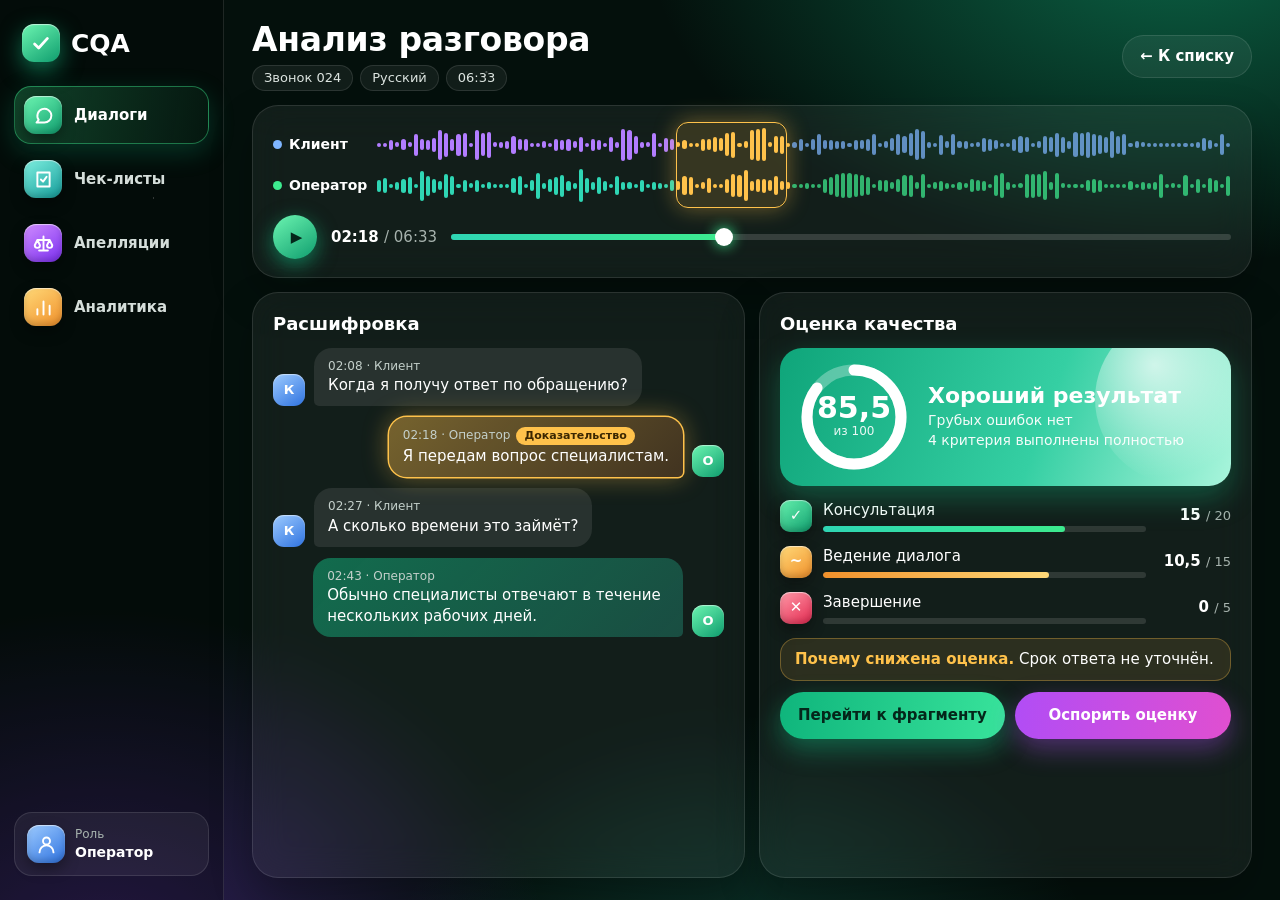
<file: design/CQA_design.html>
<!doctype html>
<!-- CQA: макет дизайна для разработчиков. Статичная страница: сервера и ИИ нет, все данные условные.
     Экраны: #dialogs, #analysis, #checklists, #appeals, #analytics. Рабочая ширина: 1440 x 900. -->
<html lang="ru"><head><meta charset="utf-8"><title>CQA: примеры дизайна</title>
<style>
:root{--text:#fff;--muted:#A7B3AE;--green:#3DEB8F;--green2:#12B981;--teal:#2FD6B4;--mint:#A9F5DC;--purple:#A855F7;--pink:#E04FD0;--amber:#FFC24B;--red:#FF5470;--blue:#5AA9FF;--glass:rgba(255,255,255,.06);--edge:rgba(255,255,255,.11)}
*{box-sizing:border-box;margin:0}html,body{height:100%}
body{color:var(--text);font:15px/1.4 "Segoe UI",system-ui,sans-serif;display:flex;overflow:hidden;background:
radial-gradient(1px 1px at 12% 22%,#fff8,transparent),radial-gradient(1.5px 1.5px at 38% 8%,#fff6,transparent),radial-gradient(1px 1px at 63% 18%,#fff7,transparent),radial-gradient(1.5px 1.5px at 88% 40%,#fff5,transparent),radial-gradient(1px 1px at 72% 82%,#fff6,transparent),radial-gradient(1.5px 1.5px at 30% 90%,#fff5,transparent),
radial-gradient(760px 480px at 92% -8%,rgba(18,185,129,.5),transparent 70%),radial-gradient(640px 520px at 8% 108%,rgba(139,62,247,.34),transparent 70%),radial-gradient(520px 420px at 58% 112%,rgba(47,214,180,.2),transparent 70%),#04100C}
.side{width:224px;flex:none;padding:24px 14px;display:flex;flex-direction:column;background:rgba(0,0,0,.28);border-right:1px solid var(--edge)}
.logo{display:flex;align-items:center;gap:11px;font-size:25px;font-weight:800;padding:0 8px 24px}
.logo i{width:38px;height:38px;border-radius:12px;background:linear-gradient(145deg,#6CF5B1,#0F9D6E);box-shadow:0 8px 22px rgba(18,185,129,.55),inset 0 1px 1px #fff9;display:flex;align-items:center;justify-content:center}
.nav a{display:flex;gap:12px;align-items:center;padding:9px;border-radius:17px;color:#D5DEDA;font-weight:600;margin-bottom:6px;border:1px solid transparent}
.nav a.on{background:linear-gradient(100deg,rgba(61,235,143,.24),rgba(61,235,143,.05));border-color:rgba(61,235,143,.42);color:#fff;box-shadow:0 8px 26px rgba(18,185,129,.24)}
.tile3d{width:38px;height:38px;flex:none;border-radius:12px;display:flex;align-items:center;justify-content:center;box-shadow:0 6px 14px rgba(0,0,0,.35),inset 0 1px 1px rgba(255,255,255,.6),inset 0 -3px 6px rgba(0,0,0,.18)}
.tile3d svg{width:21px;height:21px}
.g{background:linear-gradient(145deg,#6CF5B1,#0F9D6E)}.t{background:linear-gradient(145deg,#7FF0E0,#149C9A)}.p{background:linear-gradient(145deg,#D08CFF,#7B2FF0)}.a{background:linear-gradient(145deg,#FFD978,#F0902B)}.r{background:linear-gradient(145deg,#FF9AA8,#E32950)}.b{background:linear-gradient(145deg,#9DCBFF,#2F73E0)}
.role{margin-top:auto;padding:12px;border-radius:18px;background:var(--glass);border:1px solid var(--edge);display:flex;align-items:center;gap:10px;font-size:12px;color:var(--muted)}
.role b{display:block;color:#fff;font-size:14px}
.main{flex:1;min-width:0;padding:22px 28px;display:flex;flex-direction:column;gap:14px}
.top{display:flex;justify-content:space-between;align-items:center;gap:20px}
h1{font-size:33px;font-weight:800;line-height:1.1;letter-spacing:-.3px}
.chips{display:flex;gap:7px;margin-top:7px}
.chip{padding:3px 11px;border-radius:99px;background:var(--glass);border:1px solid var(--edge);font-size:13px;color:#DDE5E1}
.pill{display:inline-flex;align-items:center;gap:7px;padding:10px 17px;border-radius:99px;font-weight:700;white-space:nowrap;background:var(--glass);border:1px solid var(--edge)}
.grad{background:linear-gradient(95deg,#B14DF5,#E04FD0);border:0;box-shadow:0 8px 24px rgba(177,77,245,.45)}
.card{background:var(--glass);border:1px solid var(--edge);border-radius:26px;padding:18px 20px;backdrop-filter:blur(18px);box-shadow:0 18px 40px rgba(0,0,0,.25)}
.card h2{font-size:18px;font-weight:700;margin-bottom:11px}
.btn{display:flex;align-items:center;justify-content:center;gap:8px;padding:13px 18px;border-radius:99px;font-weight:700;white-space:nowrap;flex:1}
.go{background:linear-gradient(95deg,#0FB57C,#38E39B);color:#04261A;box-shadow:0 10px 26px rgba(18,185,129,.45)}
.dis{background:linear-gradient(95deg,#B14DF5,#E04FD0);box-shadow:0 10px 26px rgba(177,77,245,.38)}
/* Плеер */
.pw{position:relative}
.track{display:grid;grid-template-columns:96px 1fr;align-items:center;gap:8px;font-weight:700;font-size:14px;height:41px}
.who{display:flex;align-items:center;gap:7px}.dot{width:9px;height:9px;border-radius:50%}
.wave{height:39px;display:flex;align-items:center;gap:2px;overflow:hidden}.wave i{flex:1;border-radius:3px;min-width:1px}
.frag{position:absolute;top:-2px;bottom:-2px;left:calc(104px + (100% - 104px)*.35);width:calc((100% - 104px)*.13);background:rgba(255,194,75,.15);border:1.5px solid var(--amber);border-radius:12px;box-shadow:0 0 22px rgba(255,194,75,.4)}
.ctl{display:flex;align-items:center;gap:14px;margin-top:9px}
.play{width:44px;height:44px;border-radius:50%;background:linear-gradient(145deg,#6CF5B1,#0F9D6E);display:flex;align-items:center;justify-content:center;padding-left:3px;color:#04261A;font-size:15px;box-shadow:0 6px 20px rgba(18,185,129,.6)}
.prog{flex:1;height:6px;border-radius:9px;background:rgba(255,255,255,.15);position:relative}
.prog b{position:absolute;inset:0 65% 0 0;background:linear-gradient(90deg,#2FD6B4,#3DEB8F);border-radius:9px}
.prog u{position:absolute;left:35%;top:-6px;width:18px;height:18px;border-radius:50%;background:#fff;margin-left:-9px;box-shadow:0 0 14px var(--green)}
/* Чат */
.cols{display:grid;grid-template-columns:1fr 1fr;gap:14px;flex:1;min-height:0}
.msg{display:flex;gap:9px;margin-bottom:11px;align-items:flex-end}
.msg.me{flex-direction:row-reverse}
.av{width:32px;height:32px;flex:none;border-radius:11px;display:flex;align-items:center;justify-content:center;font-weight:800;font-size:13px;color:#fff;box-shadow:inset 0 1px 1px #fff8}
.bub{padding:10px 14px;border-radius:18px 18px 18px 5px;background:rgba(255,255,255,.09);max-width:82%}
.msg.me .bub{border-radius:18px 18px 5px 18px;background:linear-gradient(135deg,rgba(18,185,129,.5),rgba(47,214,180,.26))}
.bub small{display:block;font-size:12px;color:#C4D0CB;margin-bottom:1px}
.msg.hl .bub{background:linear-gradient(135deg,rgba(255,194,75,.42),rgba(255,140,60,.2));box-shadow:0 0 0 1.5px var(--amber),0 0 26px rgba(255,194,75,.4)}
.ev{display:inline-block;font-size:11px;font-weight:800;color:#3A2600;background:var(--amber);padding:1px 8px;border-radius:99px;margin-left:6px}
/* Счёт */
.hero{border-radius:22px;padding:15px 20px;display:flex;align-items:center;gap:20px;background:linear-gradient(110deg,#0FA57A,#35CFA3 58%,#A9F5DC);position:relative;overflow:hidden;box-shadow:0 12px 30px rgba(18,185,129,.35)}
.hero::after{content:"";position:absolute;right:-34px;top:-34px;width:170px;height:170px;border-radius:50%;background:radial-gradient(circle at 35% 30%,#ffffffb0,#ffffff18 60%,transparent 70%)}
.ring{position:relative;width:108px;height:108px;flex:none}.ring svg{transform:rotate(-90deg)}
.ring div{position:absolute;inset:0;display:flex;flex-direction:column;align-items:center;justify-content:center}
.ring b{font-size:30px;line-height:1;font-weight:800}.ring span{font-size:12px;opacity:.9}
.hero h3{font-size:22px;font-weight:800;line-height:1.15}.hero p{opacity:.95;font-size:14px;margin-top:3px}
.crit{display:grid;grid-template-columns:32px 1fr 74px;gap:11px;align-items:center;padding:7px 0}
.crit .tile3d{width:32px;height:32px;border-radius:10px;font-weight:800;color:#fff;font-size:15px}
.line{height:6px;background:rgba(255,255,255,.12);border-radius:9px;margin-top:5px;overflow:hidden}.line i{display:block;height:100%;border-radius:9px}
.pts{font-weight:800;text-align:right}.pts span{color:var(--muted);font-weight:500;font-size:13px}
.why{padding:10px 14px;border-radius:16px;background:rgba(255,194,75,.11);border:1px solid rgba(255,194,75,.32);margin:7px 0 11px}.why b{color:var(--amber)}
.acts{display:flex;gap:10px}
/* Диалоги */
.banner{border-radius:26px;padding:21px 28px;background:linear-gradient(105deg,#0E9F76,#3DD3A8 62%,#B4F6E0);display:flex;justify-content:space-between;align-items:center;position:relative;overflow:hidden;box-shadow:0 16px 38px rgba(18,185,129,.35)}
.banner h2{font-size:27px;font-weight:800;margin-bottom:3px}.banner .cta{padding:11px 22px;border-radius:99px;background:#fff;color:#0B7A5A;font-weight:800;display:inline-block;margin-top:10px}
.art{position:absolute;right:30px;top:-6px}
.tiles{display:grid;grid-template-columns:repeat(4,1fr);gap:12px}
.st{display:flex;align-items:center;gap:14px;padding:15px 17px}.st b{font-size:27px;display:block;line-height:1.05;font-weight:800}.st span{color:var(--muted);font-size:13px}.st .tile3d{width:46px;height:46px;border-radius:15px}.st .tile3d svg{width:25px;height:25px}
.bar{display:flex;gap:8px;align-items:center;margin-bottom:9px}
.f{padding:8px 15px;border-radius:99px;background:var(--glass);border:1px solid var(--edge);font-weight:600;font-size:14px}
.row{display:grid;grid-template-columns:44px 1.5fr .5fr .55fr 1.05fr .85fr .8fr;gap:10px;align-items:center;padding:7px 12px;border-radius:17px;margin-bottom:4px;background:rgba(255,255,255,.035)}
.row.head{background:none;color:var(--muted);font-size:13px;padding-block:1px}
.row.alert{background:linear-gradient(90deg,rgba(255,84,112,.2),rgba(255,84,112,.03));box-shadow:inset 0 0 0 1px rgba(255,84,112,.35)}
.row .tile3d{width:36px;height:36px;border-radius:11px}.row .tile3d svg{width:20px;height:20px}
.tag{display:inline-block;padding:3px 12px;border-radius:99px;font-size:13px;font-weight:700;background:rgba(61,235,143,.17);color:var(--green)}
.tag.w{background:rgba(255,194,75,.18);color:var(--amber)}.tag.x{background:linear-gradient(95deg,#FF5470,#FF2D6B);color:#fff;box-shadow:0 4px 14px rgba(255,84,112,.5)}
.sc{display:flex;align-items:center;gap:8px;font-weight:800}.sc i{width:44px;height:6px;border-radius:9px;background:rgba(255,255,255,.12);overflow:hidden;display:block}.sc i u{display:block;height:100%;border-radius:9px}
/* Апелляции */
.ap{display:grid;grid-template-columns:304px 1fr;gap:14px;flex:1;min-height:0}
.item{padding:12px 13px;border-radius:18px;margin-bottom:7px;display:flex;gap:11px;align-items:center}
.item.on{background:linear-gradient(100deg,rgba(168,85,247,.28),rgba(224,79,208,.08));box-shadow:inset 0 0 0 1.5px rgba(200,120,255,.65)}
.item small{color:var(--muted);display:block}
.flow{display:grid;grid-template-columns:1fr 32px 1fr;align-items:center;gap:8px;margin-bottom:11px}
.fbox{border-radius:18px;padding:12px 16px;background:rgba(255,255,255,.07)}.fbox span{font-size:13px;color:#D5DEDA;display:block}.fbox b{font-size:25px;font-weight:800}
.fbox.new{background:linear-gradient(110deg,#0FA57A,#35CFA3);box-shadow:0 10px 24px rgba(18,185,129,.35)}
.cmt{border-radius:16px;padding:10px 14px;margin-bottom:10px;background:linear-gradient(100deg,rgba(168,85,247,.2),rgba(224,79,208,.06));border:1px solid rgba(200,120,255,.32)}
.seg{display:flex;background:rgba(255,255,255,.08);border-radius:99px;padding:4px;margin-bottom:9px;width:330px}.seg b{flex:1;text-align:center;padding:8px;border-radius:99px}.seg b.on{background:linear-gradient(95deg,#0FB57C,#38E39B);color:#04261A}
.ta{background:rgba(255,255,255,.07);border-radius:16px;padding:10px 14px;color:#C4D0CB;margin-bottom:10px}
a{color:inherit;text-decoration:none}.row:not(.head){cursor:pointer}
/* Чек-листы */
.cl{display:grid;grid-template-columns:270px 1fr;gap:14px;flex:1;min-height:0}
.cr{display:grid;grid-template-columns:32px 1.6fr .75fr .45fr .4fr;gap:10px;align-items:center;padding:6px 12px;border-radius:15px;margin-bottom:4px;background:rgba(255,255,255,.035)}
.cr.head{background:none;color:var(--muted);font-size:13px;padding-block:0}
.cr .tile3d{width:30px;height:30px;border-radius:10px;font-weight:800}
.cr.open{background:linear-gradient(100deg,rgba(61,235,143,.16),rgba(61,235,143,.03));box-shadow:inset 0 0 0 1px rgba(61,235,143,.42)}
.steps{display:flex;gap:7px;margin:3px 0 7px 54px}.steps span{padding:4px 12px;border-radius:99px;background:rgba(255,255,255,.08);font-size:13px;font-weight:600}
/* Аналитика */
.an{display:grid;grid-template-columns:1.15fr 1fr;gap:14px;flex:1;min-height:0}
.bg{display:grid;grid-template-columns:230px 1fr 62px;gap:12px;align-items:center;padding:7px 0}
.bg .line{height:12px;margin:0}.bg b{text-align:right}
.lang{display:grid;grid-template-columns:repeat(3,1fr);gap:9px}.lang div{border-radius:18px;padding:13px;text-align:center;box-shadow:inset 0 1px 1px #fff6}.lang b{display:block;font-size:26px;font-weight:800}.lang span{font-size:13px}
</style></head><body>
<aside class="side"><div class="logo"><i><svg width="22" height="22" viewBox="0 0 24 24" fill="none" stroke="#fff" stroke-width="3" stroke-linecap="round" stroke-linejoin="round"><path d="M5 13l4.5 4.5L19 7"/></svg></i>CQA</div><nav class="nav" id="nav"></nav><div class="role" id="role"></div></aside>
<main class="main" id="m"></main>
<script>
var s=location.hash.slice(1)||'analysis';
function svg(d,c){return '<svg viewBox="0 0 24 24" fill="none" stroke="'+(c||'#fff')+'" stroke-width="2.2" stroke-linecap="round" stroke-linejoin="round"><path d="'+d+'"/></svg>'}
var I={chat:'M21 12a8 8 0 0 1-8 8H4l2.5-3A8 8 0 1 1 21 12z',check:'M5 4h14v16H5zM9 12l2.5 2.5L15.5 9',law:'M12 4v16M7 20h10M5 8h14M5 8l-3 6a3 3 0 0 0 6 0zM19 8l-3 6a3 3 0 0 0 6 0z',bars:'M5 20v-6M12 20V5M19 20v-10',phone:'M5 4h4l2 5-2.5 1.5a11 11 0 0 0 5 5L15 13l5 2v4a2 2 0 0 1-2 2A15 15 0 0 1 3 6a2 2 0 0 1 2-2z',warn:'M12 3l10 18H2zM12 10v5M12 18v.5',star:'M12 3l2.7 5.8 6.3.8-4.6 4.3 1.2 6.2L12 17l-5.6 3.1 1.2-6.2L3 9.6l6.3-.8z',user:'M12 12a4 4 0 1 0 0-8 4 4 0 0 0 0 8zM4 21a8 8 0 0 1 16 0'};
var nav=[['analysis dialogs','Диалоги','chat','g'],['checklists','Чек-листы','check','t'],['appeals','Апелляции','law','p'],['analytics','Аналитика','bars','a']];
document.getElementById('nav').innerHTML=nav.map(function(n){return '<a href="#'+n[0].split(' ').pop()+'" class="'+(n[0].split(' ').indexOf(s)>=0?'on':'')+'"><span class="tile3d '+n[3]+'">'+svg(I[n[2]])+'</span>'+n[1]+'</a>'}).join('');
document.getElementById('role').innerHTML='<span class="tile3d '+(s==='appeals'?'p':'b')+'">'+svg(I.user)+'</span><div>Роль<b>'+(s==='appeals'?'Проверяющий':'Оператор')+'</b></div>';
function wave(seed,c1,c2){var o='',x=seed;for(var i=0;i<140;i++){x=(x*9301+49297)%233280;var e=Math.abs(Math.sin(i/8+seed))*.7+.2,h=Math.max(4,Math.round((x/233280)*e*38));var c=i/140<.35?c2:i/140<.48?'#FFC24B':c1;o+='<i style="height:'+h+'px;background:'+c+';'+(i/140<.48?'':'opacity:.72')+'"></i>'}return '<div class="wave">'+o+'</div>'}
function ring(v,txt){var r=47,l=2*Math.PI*r;return '<div class="ring"><svg width="108" height="108"><circle cx="54" cy="54" r="47" fill="none" stroke="rgba(255,255,255,.3)" stroke-width="11"/><circle cx="54" cy="54" r="47" fill="none" stroke="#fff" stroke-width="11" stroke-linecap="round" stroke-dasharray="'+(l*v/100)+' '+l+'"/></svg><div><b>'+String(v).replace('.',',')+'</b><span>'+txt+'</span></div></div>'}
function crit(ic,c,n,a,b,col){return '<div class="crit"><span class="tile3d '+c+'">'+ic+'</span><div>'+n+'<div class="line"><i style="width:'+(parseFloat(a.replace(',','.'))/b*100)+'%;background:'+col+'"></i></div></div><div class="pts">'+a+' <span>/ '+b+'</span></div></div>'}
function msg(t,w,x,me,hl){return '<div class="msg '+(me?'me ':'')+(hl?'hl':'')+'"><span class="av '+(me?'g':'b')+'">'+w[0]+'</span><div class="bub"><small>'+t+' · '+w+(hl?'<span class="ev">Доказательство</span>':'')+'</small>'+x+'</div></div>'}
var art='<svg class="art" width="300" height="140" viewBox="0 0 300 140"><defs><linearGradient id="a" x1="0" y1="0" x2="1" y2="1"><stop stop-color="#fff"/><stop offset="1" stop-color="#7DEBCB"/></linearGradient><linearGradient id="b" x1="0" y1="0" x2="1" y2="1"><stop stop-color="#D79BFF"/><stop offset="1" stop-color="#8A3DF0"/></linearGradient><linearGradient id="c" x1="0" y1="0" x2="1" y2="1"><stop stop-color="#FFE08A"/><stop offset="1" stop-color="#F59A2E"/></linearGradient></defs><rect x="70" y="30" width="150" height="84" rx="22" fill="url(#a)" opacity=".96"/><path d="M92 112l-6 22 28-20z" fill="#BDF3E1"/><rect x="92" y="52" width="92" height="9" rx="4.5" fill="#12B981"/><rect x="92" y="72" width="62" height="9" rx="4.5" fill="#6CD8B6"/><rect x="176" y="10" width="90" height="56" rx="18" fill="url(#b)"/><rect x="194" y="26" width="52" height="7" rx="3.5" fill="#fff" opacity=".9"/><rect x="194" y="42" width="34" height="7" rx="3.5" fill="#fff" opacity=".6"/><circle cx="244" cy="102" r="31" fill="url(#c)"/><path d="M231 102l9 9 17-18" stroke="#fff" stroke-width="6.5" fill="none" stroke-linecap="round" stroke-linejoin="round"/></svg>';
var V={
analysis:function(){return '<div class="top"><div><h1>Анализ разговора</h1><div class="chips"><span class="chip">Звонок 024</span><span class="chip">Русский</span><span class="chip">06:33</span></div></div><a class="pill" href="#dialogs">← К списку</a></div>'+
'<div class="card"><div class="pw"><div class="frag"></div><div class="track"><span class="who"><i class="dot" style="background:#7FB6FF"></i>Клиент</span>'+wave(3,'#7FB6FF','#B27DFF')+'</div><div class="track"><span class="who"><i class="dot" style="background:#3DEB8F"></i>Оператор</span>'+wave(7,'#3DEB8F','#2FD6B4')+'</div></div><div class="ctl"><div class="play">▶</div><div style="font-weight:700">02:18 <span style="color:var(--muted);font-weight:500">/ 06:33</span></div><div class="prog"><b></b><u></u></div></div></div>'+
'<div class="cols"><div class="card"><h2>Расшифровка</h2>'+msg('02:08','Клиент','Когда я получу ответ по обращению?')+msg('02:18','Оператор','Я передам вопрос специалистам.',1,1)+msg('02:27','Клиент','А сколько времени это займёт?')+msg('02:43','Оператор','Обычно специалисты отвечают в течение нескольких рабочих дней.',1)+'</div>'+
'<div class="card"><h2>Оценка качества</h2><div class="hero">'+ring(85.5,'из 100')+'<div style="position:relative;z-index:1"><h3>Хороший результат</h3><p>Грубых ошибок нет<br>4 критерия выполнены полностью</p></div></div><div style="margin-top:7px">'+crit('✓','g','Консультация','15',20,'linear-gradient(90deg,#2FD6B4,#3DEB8F)')+crit('~','a','Ведение диалога','10,5',15,'linear-gradient(90deg,#F0902B,#FFD978)')+crit('✕','r','Завершение','0',5,'#FF5470')+'</div><div class="why"><b>Почему снижена оценка.</b> Срок ответа не уточнён.</div><div class="acts"><div class="btn go">Перейти к фрагменту</div><div class="btn dis">Оспорить оценку</div></div></div></div>'},
dialogs:function(){var R=[['warn','r','p1-en-003','Чат','EN','<span class="tag x">Грубая ошибка</span>',38.75,'#FF5470','—','alert'],['chat','a','p1-ru-004','Чат','RU','<span class="tag w">Спорная оценка</span>',45.5,'#FFC24B','1 открыта',''],['chat','a','p1-en-005','Чат','EN','<span class="tag w">Нужна проверка</span>',null,'','—',''],['phone','b','Звонок 024','Звонок','RU','<span class="tag">Оценён</span>',85.5,'#3DEB8F','—',''],['chat','g','p1-ru-001','Чат','RU','<span class="tag">Оценён</span>',86.67,'#3DEB8F','—',''],['chat','g','p1-kz-002','Чат','KZ','<span class="tag">Оценён</span>',100,'#3DEB8F','—','']];
return '<div class="top"><h1>Диалоги</h1><div style="display:flex;gap:9px"><div class="pill">Набор DEV</div><div class="pill grad">+ Загрузить набор</div></div></div>'+
'<div class="banner"><div><h2>3 диалога ждут проверки</h2><div>Нарушения и спорные оценки показаны первыми</div><span class="cta">Оценить всё</span></div>'+art+'</div>'+
'<div class="tiles"><div class="card st"><span class="tile3d g">'+svg(I.chat)+'</span><div><b>65</b><span>Диалогов</span></div></div><div class="card st"><span class="tile3d t">'+svg(I.star)+'</span><div><b>78,4</b><span>Средний балл</span></div></div><div class="card st"><span class="tile3d r">'+svg(I.warn)+'</span><div><b>3</b><span>Грубые ошибки</span></div></div><div class="card st"><span class="tile3d p">'+svg(I.law)+'</span><div><b>1</b><span>Апелляция</span></div></div></div>'+
'<div class="card" style="flex:1;padding-block:14px"><div class="bar"><span class="f">Все каналы ⌄</span><span class="f">Все языки ⌄</span><span class="f">Все статусы ⌄</span><span class="f">Качество чатов · версия 1 ⌄</span></div><div class="row head"><div></div><div>Диалог</div><div>Язык</div><div>Канал</div><div>Статус</div><div>Итог</div><div>Апелляция</div></div>'+
R.map(function(r){return '<div class="row '+r[9]+'" onclick="location.hash=\'analysis\'"><span class="tile3d '+r[1]+'">'+svg(I[r[0]])+'</span><div style="font-weight:700">'+r[2]+'</div><div>'+r[4]+'</div><div>'+r[3]+'</div><div>'+r[5]+'</div><div class="sc">'+(r[6]===null?'—':String(r[6]).replace('.',',')+'<i><u style="width:'+r[6]+'%;background:'+r[7]+'"></u></i>')+'</div><div>'+r[8]+'</div></div>'}).join('')+'</div>'},
appeals:function(){function it(c,ic,n,sub,tag,on){return '<div class="item '+(on?'on':'')+'"><span class="tile3d '+c+'">'+svg(I[ic])+'</span><div><b>'+n+'</b><small>'+sub+'</small>'+tag+'</div></div>'}
return '<div class="top"><div><h1>Апелляции</h1><div class="chips"><span class="chip">Спорные оценки и решения проверяющего</span></div></div><div class="pill grad">1 открыта</div></div><div class="ap"><div class="card"><h2>Очередь</h2>'+it('p','law','Завершение','Звонок 024','<span class="tag w">Открыта</span>',1)+it('g','check','Консультация','p1-ru-001','<span class="tag">Изменена</span>')+it('t','check','Идентификация','p1-ru-004','<span class="tag">Подтверждена</span>')+'</div>'+
'<div class="card"><h2>Завершение · Звонок 024</h2><div class="flow"><div class="fbox"><span>Сейчас: оценка ИИ «Нет»</span><b>85,5</b></div><div style="text-align:center;font-size:22px;color:var(--green)">→</div><div class="fbox new"><span style="color:#fff">Если изменить на «Да»</span><b>90,5</b></div></div><div class="cmt"><b>Комментарий оператора.</b> Я предложил обратиться снова и попрощался, но связь оборвалась.</div>'+msg('06:12','Клиент','Понял, спасибо.')+msg('06:28','Оператор','Если что, обращайтесь снова. Всего доброго!',1,1)+
'<div class="seg"><b>Подтвердить</b><b class="on">Изменить</b></div><div class="ta">Причина решения (обязательно)</div><div class="acts" style="max-width:260px"><div class="btn go">Сохранить решение</div></div></div></div>'},
checklists:function(){var C=[['Установление контакта','Да / Нет','10','нет','g'],['Выявление потребности','Да / Нет','15','да','g'],['Идентификация','Да / Нет','20','да','t'],['Корректная и полная консультация','Шкала 0–20','20','да','t'],['Эмпатия и клиентоориентированность','Да / Нет','15','нет','p'],['Управление диалогом, скорость и грамотность','Шкала 0–10','15','нет','p'],['Завершение','Да / Нет','5','да','p'],['Грубые ошибки','Флаг','—','нет','r']];
return '<div class="top"><div><h1>Чек-листы</h1><div class="chips"><span class="chip">Каждое сохранение создаёт новую версию</span></div></div><div style="display:flex;gap:9px"><div class="pill">+ Критерий</div><div class="pill grad">Сохранить</div></div></div><div class="cl"><div class="card"><h2>Чек-листы</h2><div class="item on" style="display:block"><b>Качество чатов</b><small>Версия 1 · 8 критериев</small></div><div class="f" style="text-align:center;margin-top:8px">+ Новый чек-лист</div><h2 style="margin-top:20px">История версий</h2><div class="tag">Версия 1 · текущая</div></div><div class="card"><div style="display:flex;justify-content:space-between;align-items:center;margin-bottom:9px"><h2 style="margin:0">Критерии</h2><span class="tag">Сумма весов: 100 ✓</span></div><div class="cr head"><div></div><div>Критерий</div><div>Тип</div><div>Вес</div><div>N/A</div></div>'+
C.map(function(c,i){return '<div class="cr '+(i===3?'open':'')+'"><span class="tile3d '+c[4]+'">'+(i+1)+'</span><div style="font-weight:700">'+c[0]+'</div><div>'+c[1]+'</div><div style="font-weight:800">'+c[2]+'</div><div>'+c[3]+'</div></div>'+(i===3?'<div class="steps"><span>20</span><span>15</span><span>10</span><span>5</span><span>0</span></div>':'')}).join('')+'</div></div>'},
analytics:function(){function bg(n,v,c){return '<div class="bg"><span>'+n+'</span><div class="line"><i style="width:'+v+'%;background:'+c+'"></i></div><b>'+v+'%</b></div>'}
var hot='linear-gradient(90deg,#FF5470,#FF8A5B)',mid='linear-gradient(90deg,#F0902B,#FFD978)',ok='linear-gradient(90deg,#2FD6B4,#3DEB8F)';
return '<div class="top"><div><h1>Аналитика</h1><div class="chips"><span class="chip">Набор DEV</span><span class="chip">Качество чатов · версия 1</span></div></div></div>'+
'<div class="banner" style="padding-block:18px"><div style="display:flex;align-items:center;gap:22px">'+ring(78.4,'средний')+'<div><h2>Чаще всего теряем баллы на завершении</h2><div>Здесь видно, где менять инструкции, обучение и продукт</div></div></div></div>'+
'<div class="an"><div class="card"><h2>Самые слабые критерии</h2>'+bg('Завершение',42,hot)+bg('Идентификация',58,hot)+bg('Выявление потребности',67,mid)+bg('Консультация',71,mid)+bg('Ведение диалога',79,ok)+bg('Эмпатия',88,ok)+bg('Установление контакта',91,ok)+'</div><div style="display:flex;flex-direction:column;gap:14px"><div class="card"><h2>Средний балл по языкам</h2><div class="lang"><div class="g"><b>80,1</b><span>Русский</span></div><div class="t"><b>74,6</b><span>Казахский</span></div><div class="p"><b>77,3</b><span>Английский</span></div></div></div><div class="card" style="flex:1"><h2>Риски и апелляции</h2><div class="tiles" style="grid-template-columns:1fr 1fr"><div class="st" style="padding:0"><span class="tile3d r">'+svg(I.warn)+'</span><div><b>3</b><span>Грубые ошибки</span></div></div><div class="st" style="padding:0"><span class="tile3d p">'+svg(I.law)+'</span><div><b>4</b><span>Апелляции</span></div></div><div class="st" style="padding:0"><span class="tile3d a">'+svg(I.chat)+'</span><div><b>2</b><span>Нужна проверка</span></div></div><div class="st" style="padding:0"><span class="tile3d g">'+svg(I.check)+'</span><div><b>1</b><span>Оценка изменена</span></div></div></div></div></div></div>'}
};
document.getElementById('m').innerHTML=V[s]();
window.addEventListener('hashchange',function(){location.reload()});
</script></body></html>
</file>
